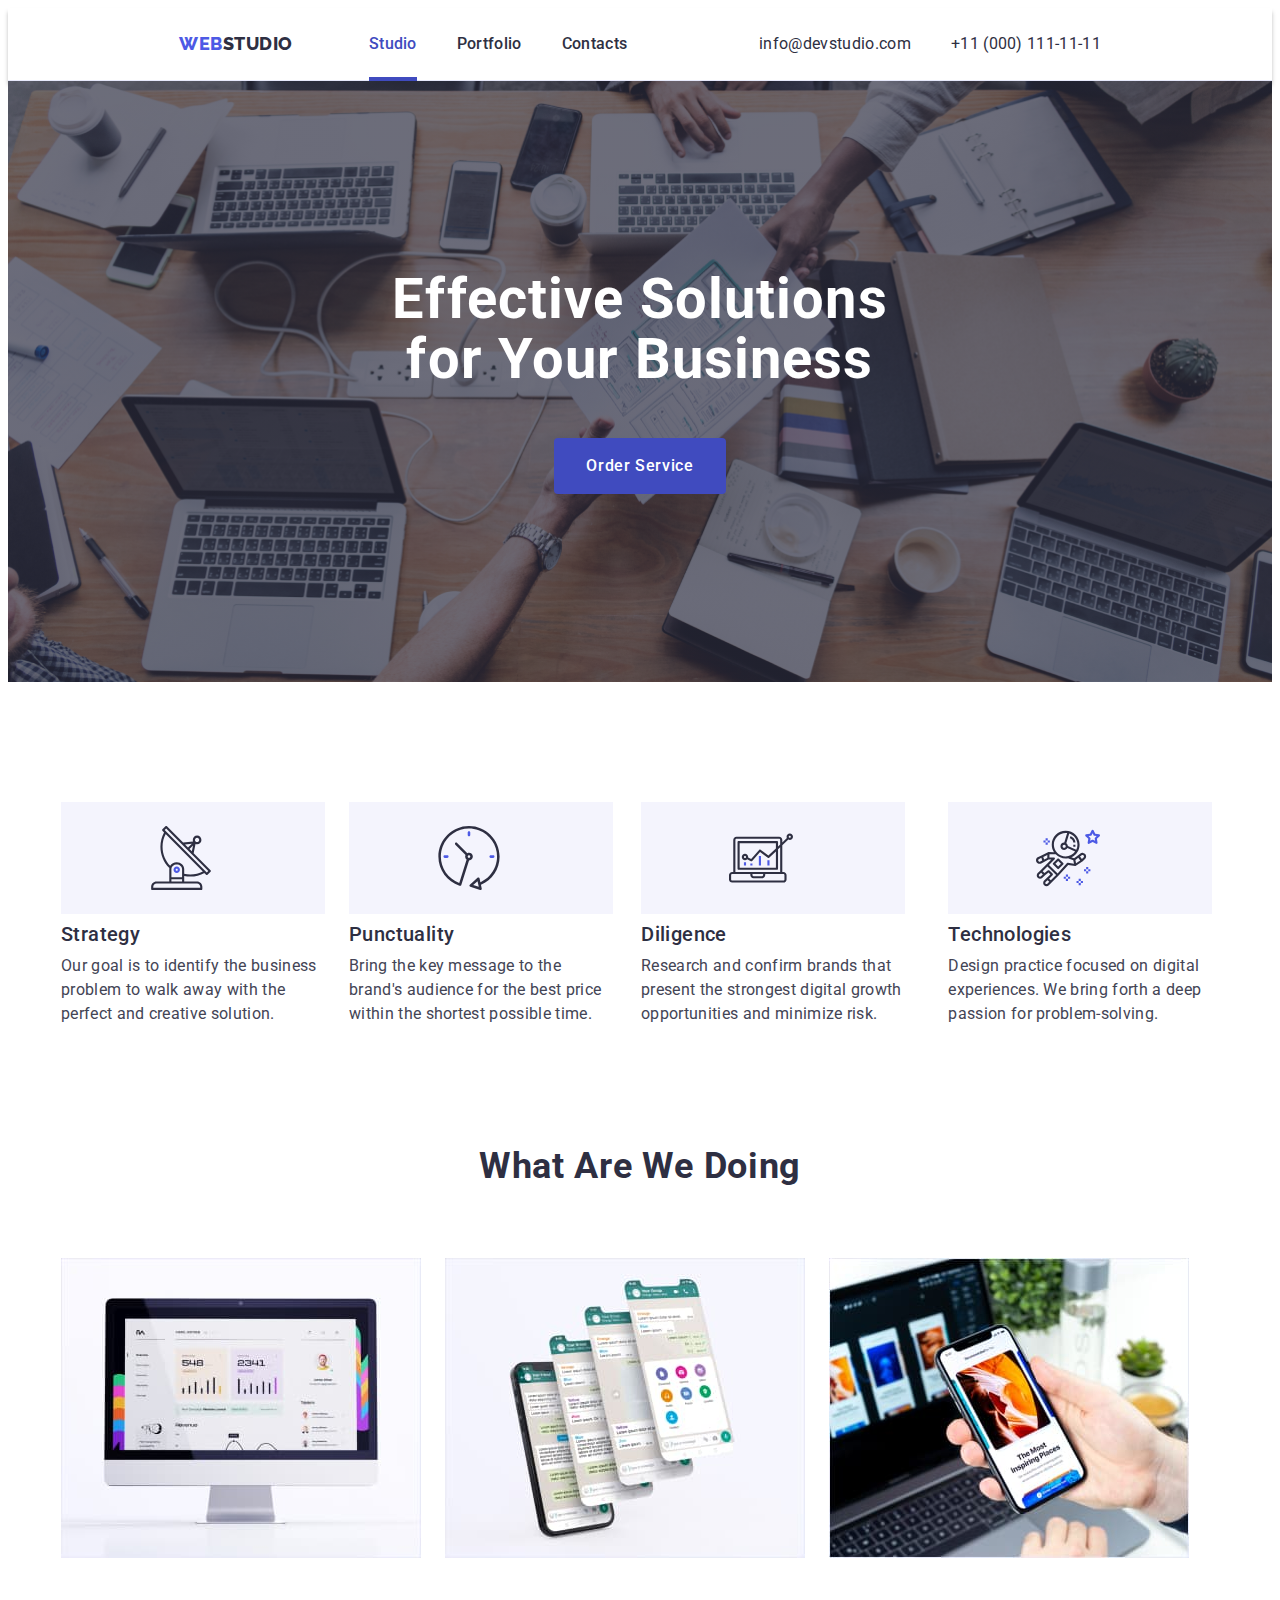
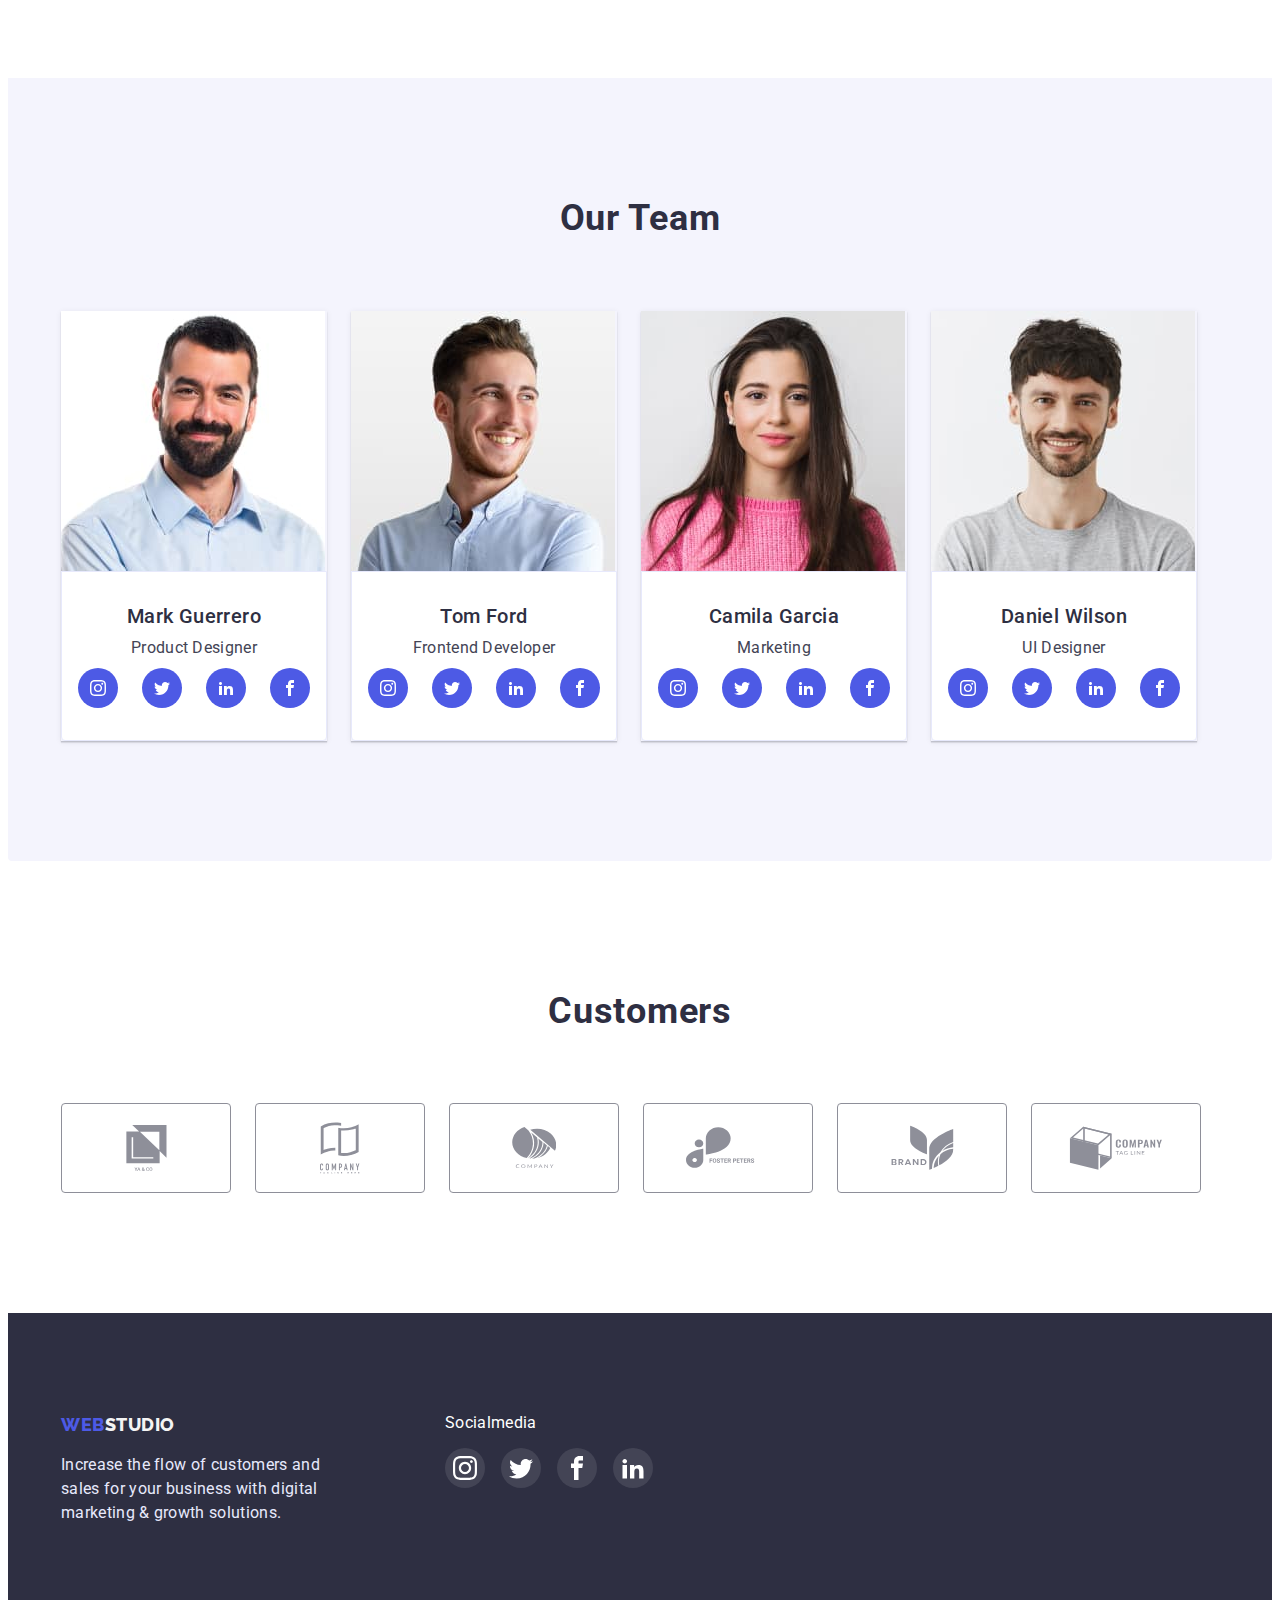
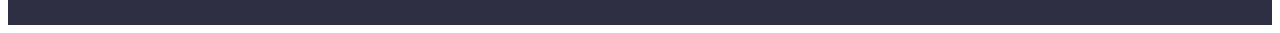
<file: index.html>
<!DOCTYPE html>
<html lang="en">
  <head>
    <meta charset="UTF-8" />
    <meta http-equiv="X-UA-Compatible" content="IE=edge" />
    <meta name="viewport" content="width=device-width, initial-scale=1.0" />
    <title>Web Studio &#128136;</title>
    <link
      rel="stylesheet"
      href="https://cdnjs.cloudflare.com/ajax/libs/modern-normalize/1.1.0/modern-normalize.min.css"
      integrity="sha512-wpPYUAdjBVSE4KJnH1VR1HeZfpl1ub8YT/NKx4PuQ5NmX2tKuGu6U/JRp5y+Y8XG2tV+wKQpNHVUX03MfMFn9Q=="
      crossorigin="anonymous"
      referrerpolicy="no-referrer"
    />
    <link
      href="https://fonts.googleapis.com/css2?family=Montserrat:wght@400;700&family=Raleway:wght@800&family=Roboto:wght@400;500;700&display=swap"
      rel="stylesheet"
    />

    <link rel="stylesheet" href="./css/style.css" />
  </head>
  <body>
    <header class="header">
      <div class="conteiner header-shine">
        <nav class="header-navigation">
          <a class="logo-web list" href="./index.html"
            >Web<span class="logo-studio list">Studio</span></a
          >
          <ul class="header-flex">
            <li class="link header-flow">
              <a class="list header-head active" href="./index.html">Studio</a>
            </li>
            <li class="link header-flow">
              <a class="list header-head" href="./portfolio.html">Portfolio</a>
            </li>
            <li class="link header-flow">
              <a class="list header-head " href="./index.html">Contacts</a>
            </li>
          </ul>
        </nav>
        <address>
          <ul class="link header-flex">
            <li>
              <a href="mailto:info@devstudio.com" class="header-link list header-hed"
                >info@devstudio.com</a
              >
            </li>
            <li>
              <a href="tel:+110001111111" class="header-link list header-head"
                >+11 (000) 111-11-11</a
              >
            </li>
          </ul>
        </address>
      </div>
    </header>
    <main>
      <!--section#1-->
      <section class="item">
        <div class="conteiner item-photo">
          <h1 class="item-text conteiner-head">
            Effective Solutions for Your Business
          </h1>
          <button
            class="item-button-title button-style item-cont-button"
            type="button" data-modal-open> Order Service
          </button>
        </div>
        </div>
        </div>
      </section>

      <!--Discription-section#2-->
      <section class="hero section">
        <div class="conteiner">
          <h2 class="visually-hidden">Advantage</h2>
          <ul class="hero-list link cont-hero">
            <li class="hero-item">
              <div class="hero-icon-shadow">
              <svg class="hero-icons" width="64" height="64">
                <use href="./images/icons.svg#icon-antenna-1-1"></use>
              </svg>
              </div>
              <h3 class="hero-name">Strategy</h3>
              <p class="hero-subtitle">
                Our goal is to identify the business problem to walk away with
                the perfect and creative solution.
              </p>
            </li>
            <li class="hero-item">
              <div class="hero-icon-shadow">
              <svg class="hero-icons" width="64" height="64">
                <use href="./images/icons.svg#icon-clock-1-1"></use>
              </svg>
              </div>
              <h3 class="hero-name">Punctuality</h3>
              <p class="hero-subtitle">
                Bring the key message to the brand's audience for the best price
                within the shortest possible time.
              </p>
            </li>

            <li class="hero-item">
              <div class="hero-icon-shadow">
              <svg class="hero-icons" width="64" height="64">
                <use href="./images/icons.svg#icon-diagram-1-1"></use>
              </svg>
              </div>
              <h3 class="hero-name">Diligence</h3>
              <p class="hero-subtitle">
                Research and confirm brands that present the strongest digital
                growth opportunities and minimize risk.
              </p>
            </li>

            <li class="hero-item">
              <div class="hero-icon-shadow">
              <svg class="hero-icons" width="64" height="64">
                <use href="./images/icons.svg#icon-astronaut-1-1"></use>
              </svg>
              </div>
              <h3 class="hero-name">Technologies</h3>

              <p class="hero-subtitle">
                Design practice focused on digital experiences. We bring forth a
                deep passion for problem-solving.
              </p>
            </li>
          </ul>
        </div>
      </section>
      <!--/Discription-section#2-->

      <!--Section#3-photo-->
      <section class="img">
        <div class="conteiner">
          <h2 class="pic cont-img">What are we doing</h2>
          <ul class="link images">
            <li class="images-shadow">
              <img src="./images/img-jpg-2.jpg" alt="screen" width="360" />
            </li>
            <li class="images-shadow">
              <img src="./images/img-jpg-1.jpg" alt="phone" width="360" />
            </li>
            <li class="images-shadow">
              <img
                src="./images/img-jpg-3.jpg"
                alt="hand with both"
                width="360"
              />
            </li>
          </ul>
        </div>
      </section>
      <!--/Section#3-photo-->

      <!--Team-Section#4-->
      <section class="team-section section">
        <div class="conteiner">
          <h2 class="team">Our Team</h2>
          <ul class="link card-conteiner">
            <li class="team-conteiner">
              <img src="./images/logo-img1.jpg" alt="PDesigner" width="264" />
              <div class="team-text">
                <h3 class="team-name">Mark Guerrero</h3>
                <p class="team-quote">Product Designer</p>
                <ul class="team-social-list list link">
                  <li class="team-social-item">
                    <a href="" class="team-social-link">
                      <svg class="team-social-icon" width="16" height="16">
                        <use href="./images/icons.svg#icon-instagram"></use>
                      </svg>
                    </a>
                  </li>
                  <li class="team-social-item">
                    <a href="" class="team-social-link link">
                      <svg class="team-social-icon" width="16" height="16">
                        <use href="./images/icons.svg#icon-twitter"></use>
                      </svg>
                    </a>
                  </li>
                  <li class="team-social-item">
                    <a href="" class="team-social-link link">
                      <svg class="team-social-icon" width="16" height="16">
                        <use href="./images/icons.svg#icon-linkedin2"></use>
                      </svg>
                    </a>
                  </li>
                  <li class="team-social-item">
                    <a href="" class="team-social-link link">
                      <svg class="team-social-icon" width="16" height="16">
                        <use href="./images/icons.svg#icon-facebook"></use>
                      </svg>
                    </a>
                  </li>
                </ul>
              </div>
            </li>
            <li class="team-conteiner">
              <img src="./images/logo-img2.jpg" alt="frontend" width="264" />
              <div class="team-text">
                <h3 class="team-name">Tom Ford</h3>
                <p class="team-quote">Frontend Developer</p>
                <ul class="team-social-list list link">
                  <li class="team-social-item">
                    <a href="" class="team-social-link link">
                      <svg class="team-social-icon" width="16" height="16">
                        <use href="./images/icons.svg#icon-instagram"></use>
                      </svg>
                    </a>
                  </li>
                  <li class="team-social-item">
                    <a href="" class="team-social-link link">
                      <svg class="team-social-icon" width="16" height="16">
                        <use href="./images/icons.svg#icon-twitter"></use>
                      </svg>
                    </a>
                  </li>
                  <li class="team-social-item">
                    <a href="" class="team-social-link link">
                      <svg class="team-social-icon" width="16" height="16">
                        <use href="./images/icons.svg#icon-linkedin2"></use>
                      </svg>
                    </a>
                  </li>
                  <li class="team-social-item">
                    <a href="" class="team-social-link link">
                      <svg class="team-social-icon" width="16" height="16">
                        <use href="./images/icons.svg#icon-facebook"></use>
                      </svg>
                    </a>
                  </li>
                </ul>
              </div>
            </li>
            <li class="team-conteiner">
              <img src="./images/logo-img3.jpg" alt="Marketing" width="264" />
              <div class="team-text">
                <h3 class="team-name">Camila Garcia</h3>
                <p class="team-quote">Marketing</p>
                <ul class="team-social-list list link">
                  <li class="team-social-item">
                    <a href="" class="team-social-link link">
                      <svg class="team-social-icon" width="16" height="16">
                        <use href="./images/icons.svg#icon-instagram"></use>
                      </svg>
                    </a>
                  </li>
                  <li class="team-social-item">
                    <a href="" class="team-social-link link">
                      <svg class="team-social-icon" width="16" height="16">
                        <use href="./images/icons.svg#icon-twitter"></use>
                      </svg>
                    </a>
                  </li>
                  <li class="team-social-item">
                    <a href="" class="team-social-link link">
                      <svg class="team-social-icon" width="16" height="16">
                        <use href="./images/icons.svg#icon-linkedin2"></use>
                      </svg>
                    </a>
                  </li>
                  <li class="team-social-item">
                    <a href="" class="team-social-link link">
                      <svg class="team-social-icon" width="16" height="16">
                        <use href="./images/icons.svg#icon-facebook"></use>
                      </svg>
                    </a>
                  </li>
                </ul>
              </div>
            </li>
            <li class="team-conteiner">
              <img src="./images/logo-img4.jpg" alt="UI" width="264" />
              <div class="team-text">
                <h3 class="team-name">Daniel Wilson</h3>
                <p class="team-quote">UI Designer</p>
                <ul class="team-social-list list link">
                  <li class="team-social-item">
                    <a href="" class="team-social-link link">
                      <svg class="team-social-icon" width="16" height="16">
                        <use href="./images/icons.svg#icon-instagram"></use>
                      </svg>
                    </a>
                  </li>
                  <li class="team-social-item">
                    <a href="" class="team-social-link link">
                      <svg class="team-social-icon" width="16" height="16">
                        <use href="./images/icons.svg#icon-twitter"></use>
                      </svg>
                    </a>
                  </li>
                  <li class="team-social-item">
                    <a href="" class="team-social-link link">
                      <svg class="team-social-icon" width="16" height="16">
                        <use href="./images/icons.svg#icon-linkedin2"></use>
                      </svg>
                    </a>
                  </li>
                  <li class="team-social-item">
                    <a href="" class="team-social-link link">
                      <svg class="team-social-icon" width="16" height="16">
                        <use href="./images/icons.svg#icon-facebook"></use>
                      </svg>
                    </a>
                  </li>
                </ul>
              </div>
            </li>
          </ul>
        </div>
      </section>
      <!--/Team-Section#4-->
      <!--Customers-->
<section class="cuctomers">
  <div class="conteiner">
      <h2 class="custom-name">Customers</h2>
        <ul class="custom-list">
          <li class="custom-item link">
            <a class="custom-link">
            <svg class="custom-icon" width="41" height="46">
              <use href="./images/icons..svg#icon-group-6-1"></use>
            </svg>
          </a>
          </li>
          <li class="custom-item link">
            <a class="custom-link">
            <svg class="custom-icon" width="40" height="52">
              <use href="./images/icons..svg#icon-group-1-1"></use>
            </svg>
          </a>
          </li>
          <li class="custom-item link">
            <a class="custom-link">
            <svg class="custom-icon" width="44" height="41">
              <use href="./images/icons..svg#icon-group-2-1"></use>
            </svg>
          </a>
          </li>
          <li class="custom-item link">
            <a class="custom-link">
            <svg class="custom-icon" width="84" height="41">
              <use href="./images/icons..svg#icon-group-3-1"></use>
            </svg>
          </a>
          </li>
          <li class="custom-item link">
           <a class="custom-link">
            <svg class="custom-icon" width="63" height="45">
              <use href="./images/icons..svg#icon-group-4-1"></use>
            </svg>
          </a>
          </li>
          <li class="custom-item link">
            <a class="custom-link">
            <svg class="custom-icon" width="94" height="44">
              <use href="./images/icons..svg#icon-group-5-1"></use>
            </svg>
          </a>
          </li>
        </ul>
        </div>
      </section>
    </main>
    <!--TheEnd-->
    <footer class="footer">
      <div class="conteiner">
        <div class="footer-website">
        <a class="logo-web list" href="./index.html"
          >Web<span class="logo-color list">Studio</span></a
        >
        <p class="notes">
          Increase the flow of customers and sales for your business with
          digital marketing & growth solutions.
        </p>
</div>
<div class="footer-socialmedia">
 <p class="socialmedia">Socialmedia</p>
        <ul class="footer-social-list link"> 
          <li class="footer-social-item">
            <a href="#" class="footer-social-link link">
              <svg class="footer-link" width="24" height="24">
                <use href="./images/icons.svg#icon-instagram"></use>
              </svg>
            </a>
          </li>
          <li class="footer-social-item">
            <a href="#" class="footer-social-link link">
              <svg class="footer-link" width="24" height="24">
                <use href="./images/icons.svg#icon-twitter"></use>
              </svg>
            </a>
          </li>
          <li class="footer-social-item">
            <a href="#" class="footer-social-link link">
              <svg class="footer-link" width="24" height="24">
                <use href="./images/icons.svg#icon-facebook"></use>
              </svg>
            </a>
          </li>
          <li class="footer-social-item">
            <a href="#" class="footer-social-link link">
              <svg class="footer-link" width="24" height="24">
                <use href="./images/icons.svg#icon-linkedin2"></use>
              </svg>
            </a>
          </li>
          </ul>
          </div>
      </div>
    </footer>
    <div class="backdrop is-hidden" data-modal>
      <div class="modal">
      <button
        class="modal-close-button"
        type="button" data-modal-close>
        <svg class="modal-close-btn-icon" width="8" height="8">
          <use href="./images/icons.svg#icon-close-black-18dp-2-1"></use>
        </svg>
       
      </button>
    <script src="./js/modal.js"></script>
  </body>
</html>
</file>
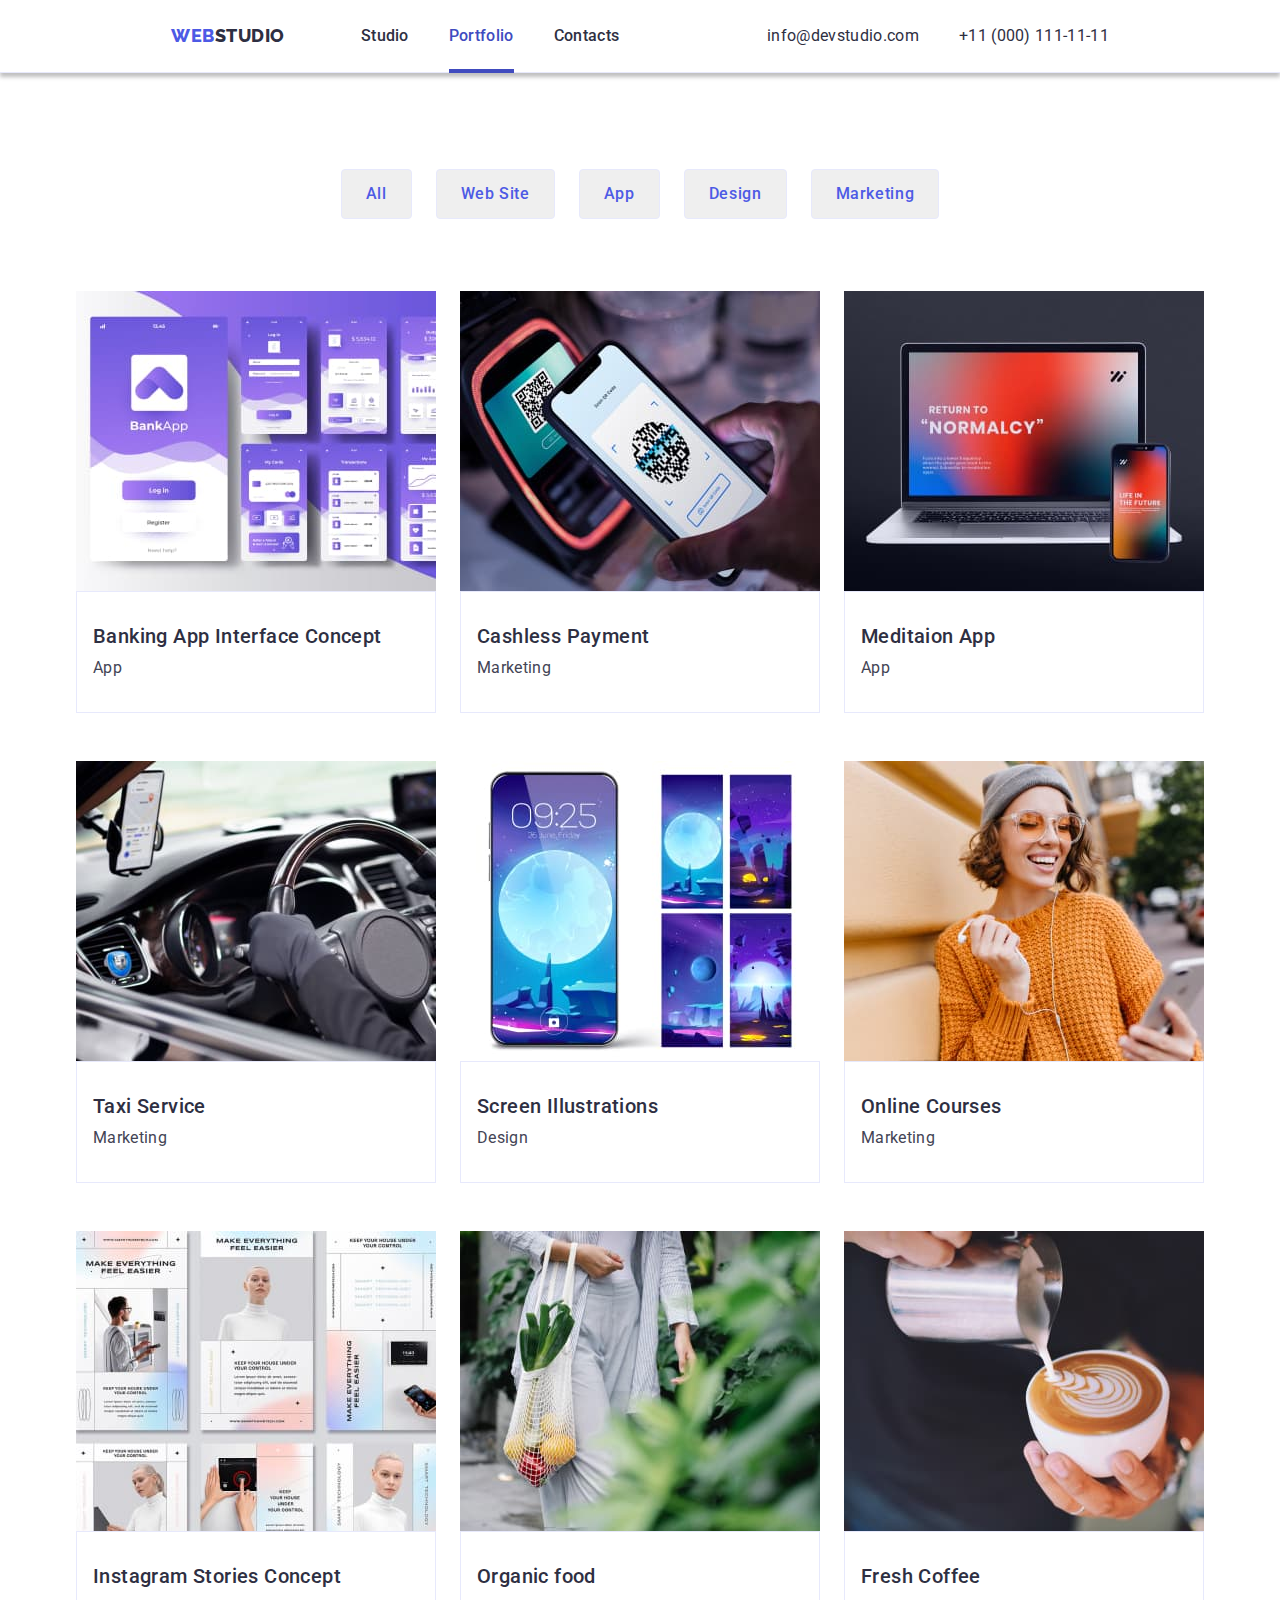
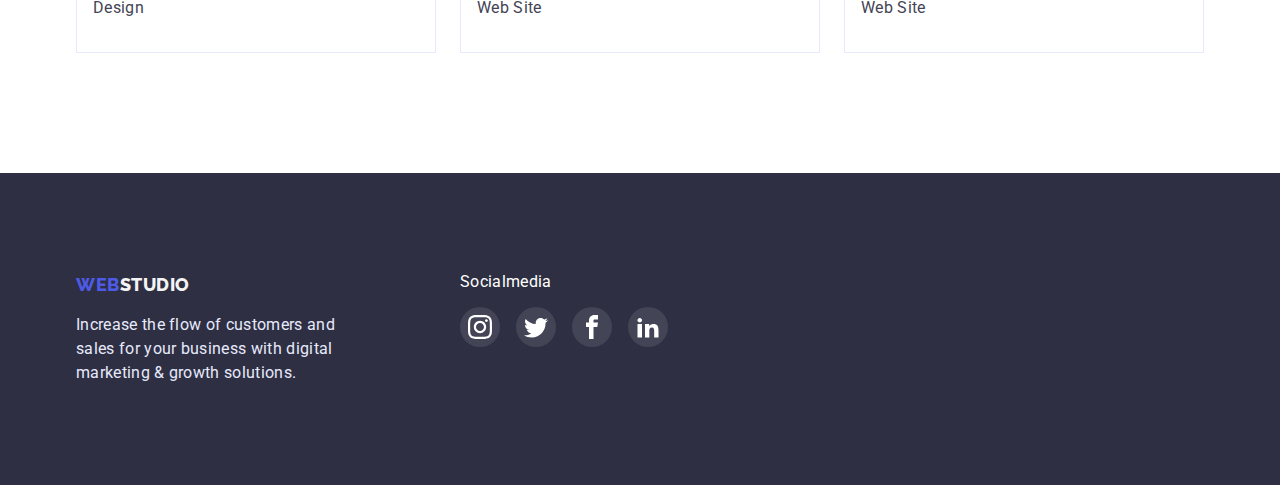
<file: portfolio.html>
<!DOCTYPE html>
<html lang="en">
  <head>
    <meta charset="UTF-8" />
    <meta http-equiv="X-UA-Compatible" content="IE=edge" />
    <meta name="viewport" content="width=device-width, initial-scale=1.0" />
    <title>Portfolio</title>
    <link href="https://fonts.googleapis.com/css2?700&family=Raleway:wght@800&family=Roboto:wght@400;500;700&display=swap" rel="stylesheet">
    <link rel="stylesheet" href="https://cdn.jsdelivr.net/npm/modern-normalize@1.1.0/modern-normalize.min.css">
    <link rel="stylesheet" href="./css/style.css" />
    
  </head>
  <body>
    <header class="header">
      <div class="conteiner">
      <nav class="header-navigation">
        <a class="logo-web list" href="./index.html"
          >Web<span class="logo-studio list">Studio</span></a
        >
        <ul class="header-flex">
          <li class="header-item link">
            <a class="list header-head" href="./index.html">Studio</a>
          </li>
          <li class="header-item link">
            <a class="list header-head active" href="./portfolio.html">Portfolio</a>
          </li>
          <li class="header-item link">
            <a class="list header-head" href="./portfolio.html">Contacts</a>
          </li>
        </ul>
      </nav>
      <address>
        <ul class="link header-flex">
          <li>
            <a href="mailto:info@devstudio.com" class="header-link list header-head"
              >info@devstudio.com</a
            >
          </li>
          <li>
            <a href="tel:+110001111111" class="header-link list header-head"
              >+11 (000) 111-11-11</a
            >
          </li>
        </ul>
      </div>
      </address>
    </header>

    
    <!--SectionNavigation-->
    <main>
        <section class="button-cont section">
          <div class="conteiner">
            <h1 class="visually-hidden">Portfolio</h1>
          <ul class="link button-list">
            <li type="button">
              <button class="button-link btn list">All</button>
            </li>
            <li type="button">
              <button class="button-link btn list">Web Site</button>
            </li>
            <li type="button">
              <button class="button-link btn list">App</button>
            </li>
            <li type="button">
              <button class="button-link btn list">Design</button>
            </li>
            <li type="button">
              <button class="button-link btn list">Marketing</button>
            </li>
          </ul>
       
        <ul class="link images-cont">
          <li class="images-border">
            <a href="#" class="list images-shadow">
              <div class="images-shadow-overlay">
              <img
                src="./images/img1.web.jpg.jpg"
                alt="web"
                width="360"
                height="300"
              />
              <p class="overlay">14 Stylish and User-Friendly App Design Concepts · Task Manager App · Calorie Tracker App · Exotic Fruit Ecommerce App · Cloud Storage App</p>
            </div>
              <div class="images-text-cont">
              <h2 class="text">Banking App Interface Concept</h2>
              <p class="text-title">App</p>
          </div>
        </a>
          </li>
          <li class="images-border">
            <a href="#" class="list images-shadow">
              <div class="images-shadow-overlay">
              <img
                src="./images/img2.quarcode.jpg.jpg"
                alt="quarcode"
                width="360"
                height="300"
              />
              <p class="overlay">14 Stylish and User-Friendly App Design Concepts · Task Manager App · Calorie Tracker App · Exotic Fruit Ecommerce App · Cloud Storage App</p>
            </div>
              <div class="images-text-cont">
              <h2 class="text">Cashless Payment</h2>
              <p class="text-title">Marketing</p>
          </div>
        </a>
          </li>
          <li class="images-border">
            <a href="#" class="list images-shadow">
              <div class="images-shadow-overlay">
              <img
                src="./images/img3.laptop.jpg.jpg"
                alt="laptop"
                width="360"
                height="300"
              />
              <p class="overlay">14 Stylish and User-Friendly App Design Concepts · Task Manager App · Calorie Tracker App · Exotic Fruit Ecommerce App · Cloud Storage App</p>
            </div>
              <div class="images-text-cont">
              <h2 class="text">Meditaion App</h2>
              <p class="text-title">App</p>
          </div>
        </a>
          </li>
          <li class="images-border">
            <a href="#" class="list images-shadow">
              <div class="images-shadow-overlay">
              <img
                src="./images/img4.car.jpg.jpg"
                alt="car"
                width="360"
                height="300"
              />
              <p class="overlay">14 Stylish and User-Friendly App Design Concepts · Task Manager App · Calorie Tracker App · Exotic Fruit Ecommerce App · Cloud Storage App</p>
            </div>
              <div class="images-text-cont">
              <h2 class="text">Taxi Service</h2>
              <p class="text-title">Marketing</p>
          </div>
        </a>
          </li>
          <li class="images-border">
            <a href="#" class="list images-shadow">
              <div class="images-shadow-overlay">
              <img
                src="./images/img5.phone.jpg.jpg"
                alt="phone"
                width="360"
                height="300"
              />
              <p class="overlay">14 Stylish and User-Friendly App Design Concepts · Task Manager App · Calorie Tracker App · Exotic Fruit Ecommerce App · Cloud Storage App</p>
            </div>
              <div class="images-text-cont">
              <h2 class="text">Screen Illustrations</h2>
              <p class="text-title">Design</p>
          </div>
        </a>
          </li>
          <li class="images-border">
            <a href="#" class="list images-shadow">
              <div class="images-shadow-overlay">
              <img
                src="./images/img6.girl.jpg.jpg"
                alt="girl"
                width="360"
                height="300"
              />
              <p class="overlay">14 Stylish and User-Friendly App Design Concepts · Task Manager App · Calorie Tracker App · Exotic Fruit Ecommerce App · Cloud Storage App</p>
            </div>
              <div class="images-text-cont">
              <h2 class="text">Online Courses</h2>
              <p class="text-title">Marketing</p>
          </div>
        </a>
          </li>
          <li class="images-border">
            <a href="#" class="list images-shadow">
              <div class="images-shadow-overlay">
              <img
                src="./images/img7.maket.jpg.jpg"
                alt="maket"
                width="360"
                height="300"
              />
              <p class="overlay">14 Stylish and User-Friendly App Design Concepts · Task Manager App · Calorie Tracker App · Exotic Fruit Ecommerce App · Cloud Storage App</p>
            </div>
              <div class="images-text-cont">
              <h2 class="text">Instagram Stories Concept</h2>
              <p class="text-title">Design</p>
          </div>
        </a>
          </li>
          <li class="images-border">
            <a href="#" class="list images-shadow">
              <div class="images-shadow-overlay">
              <img
                src="./images/img8.net.jpg.jpg"
                alt="net"
                width="360"
                height="300"
              />
              <p class="overlay">14 Stylish and User-Friendly App Design Concepts · Task Manager App · Calorie Tracker App · Exotic Fruit Ecommerce App · Cloud Storage App</p>
            </div>
              <div class="images-text-cont">
              <h2 class="text">Organic food</h2>
              <p class="text-title">Web Site</p>
          </div>
        </a>
          </li>
          <li class="images-border">
            <a href="#" class="list images-shadow">
              <div class="images-shadow-overlay">
              <img
                src="./images/img9.coffee.jpg.jpg"
                alt="coffee"
                width="360"
                height="300"
              />
              <p class="overlay">14 Stylish and User-Friendly App Design Concepts · Task Manager App · Calorie Tracker App · Exotic Fruit Ecommerce App · Cloud Storage App</p>
            </div>
              <div class="images-text-cont">
              <h2 class="text">Fresh Coffee</h2>
              <p class="text-title">Web Site</p>
          </div>
        </a>
          </li>
        </ul>
      </div>
      </section>
    </main>
    <footer>
      <div class="conteiner">
        <div class="footer-cont">
      <a class="logo-web list" href="./index.html"
        >Web<span class="logo-color list">Studio</span></a
      >
      <p class="notes">
        Increase the flow of customers and sales for your business with digital
        marketing & growth solutions.
      </p>
    </div>
    <div class="footer-socialmedia">
 <p class="socialmedia">Socialmedia</p>
        <ul class="footer-social-list link"> 
          <li class="footer-social-item">
            <a href="#" class="footer-social-link link">
              <svg class="footer-link" width="24" height="24">
                <use href="./images/icons.svg#icon-instagram"></use>
              </svg>
            </a>
          </li>
          <li class="footer-social-item">
            <a href="#" class="footer-social-link link">
              <svg class="footer-link" width="24" height="24">
                <use href="./images/icons.svg#icon-twitter"></use>
              </svg>
            </a>
          </li>
          <li class="footer-social-item">
            <a href="#" class="footer-social-link link">
              <svg class="footer-link" width="24" height="24">
                <use href="./images/icons.svg#icon-facebook"></use>
              </svg>
            </a>
          </li>
          <li class="footer-social-item">
            <a href="#" class="footer-social-link link">
              <svg class="footer-link" width="24" height="24">
                <use href="./images/icons.svg#icon-linkedin2"></use>
              </svg>
            </a>
          </li>
          </ul>
          </div>
    </div>
    </footer>
    <script src="./js/modal.js"></script>
  </body>
</html>
</file>
<file: css/style.css>
:root {
  --main-title-color: #2e2f42;
  --secondary-title-color: #434455;
  --accent-color: #f4f4f4;
  --thirdary-title-color: #ffffff;
  --fourdary-title-color: #e7e9fc;
  --back-color-title: #4d5ae5;
  --background-color: #404bbf;
  --secondary-font: "Raleway", sans-serif;
  --basic-size: 24px;
  --background-secondary-color: #f4f4fd;
  --basic-space: 120px;
  --transition-duraction-and-func: 250ms cubic-bezier(0.4, 0, 0.2, 1);
}

h1,
h2,
h3,
h4,
h5,
h6,
p {
  margin: 0;
}
ul {
  margin: 0;
  padding: 0;
}
.conteiner {
  width: 1158px;
  margin: 0 auto;
  padding: 0 15px;
}
img {
  display: block;
  max-width: 100%;
  height: auto;
}

body {
  font-family: "Roboto", sans-serif;
  color: var(--main-title-color);
  background: var(--thirdary-title-color);
  
  
}
.link {
  list-style: none;
}
.list {
  text-decoration: none;
}

.button-title:hover,
.button-title:focus {
  background: var(--background-color);
  
}


.visually-hidden {
  position: absolute;
  width: 1px;
  height: 1px;
  margin: -1px;
  border: 0;
  padding: 0;
  white-space: nowrap;
  clip-path: inset(100%);
  clip: rect(0 0 0 0);
  overflow: hidden;
  
}
.section {
  padding-top: var(--basic-space);
  padding-bottom: var(--basic-space);
}
/*------Head------*/
.header {
  padding: 24px 156px;
  display: flex;
  border-bottom: solid 1px var(--fourdary-title-color);
   box-shadow: 0px 4px 4px rgba(0, 0, 0, 0.25);
   
}
.header-shine {

}
.header-flex {
  display: flex;
  gap: 40px;
  margin-left: 76px; 
 color: #434455;
}

.header .conteiner { 
  display: flex; 
}
.conteiner-head {
  margin-bottom: 48px;
  border: transparent;
}
.header-head.active::after {
  content:"";
  width: 100%;
height: 4px;
background-color: var(--background-color);
display: block;
position: absolute;
bottom: -28px;
left: 0;
}
.header-head.active {
  color:var(--background-color);
 
}
.header-flow {
 
}

.logo-studio {
  font-family: var(--secondary-font);
  font-weight: 800;
  font-size: 18px;
  line-height: 1.33;
  letter-spacing: 0.03em;
  text-transform: uppercase;
  color: var(--main-title-color);
}

.logo-web {
  font-family: var(--secondary-font);
  letter-spacing: 0.03em;
  text-transform: uppercase;
  color: var(--back-color-title);
  font-weight: 800;
  font-size: 18px;
  line-height: 1.33;
}

.header-navigation {
  padding: var(--basic-size), 156px;
  display: flex;
  align-items: center;
}
.header-head:hover,
.header-head:focus {
  color: var(--background-color);
}
.header-link:hover,
.header-link:focus {
  color: var(--background-color);
}
address {
  margin-left: auto;
}
.header-head {
  font-weight: 500;
  font-size: 16px;
  line-height: 1.5;
  letter-spacing: 0.02em;
  color: var(--main-title-color);
  position: relative;
  transition: color var(--transition-duraction-and-func);
}

.header-link {
  font-style: normal;
  font-weight: 400;
  font-size: 16px;
  line-height: 1.5;
  letter-spacing: 0.02em;
  color: var(--main-title-color);
  align-items: flex-end;
}

.item {
  background: var(--main-title-color);
  margin-left: auto;
  margin-right: auto;
   text-align: center;
   padding: 188px 0;
   max-width: 1440px;
}
.item {
  background-color: #2E2F42 ;
  background-image: linear-gradient(rgba(46, 47, 66, 0.7), rgba(46, 47, 66, 0.7)),
  url(../images/hero-image.jpg);
   background-size: cover;
     background-position: center;
  background-repeat: no-repeat;
   margin-left: auto;
   margin-right: auto;
    padding: 188px 0;
   max-width: 1440px;
}
.item-photo {
 
}
.item-text {
  font-size: 56px;
  line-height: 1.08;
  letter-spacing: 0.02em;
  color: var(--thirdary-title-color);
  width: 496px;
  margin: 0 auto;
  margin-bottom: 48px;
  
}
.item-button-title {
  font-family: inherit;
  font-weight: 500;
  font-size: 16px;
  line-height: 1.5;
  letter-spacing: 0.04em;
  color: var(--thirdary-title-color);
  text-align: center;
  padding: 16px 32px;
  border:transparent;
  cursor: pointer;
  border-radius: 4px;
}

.cont-btn {
 max-width: 169px;
 border-radius: 4px;
  display: flex;
box-sizing: content-box;
align-items: center;
padding: 16px 32px;
margin: 0 635px;
}
.button-style {
  background: var(--background-color);
  transition: color var(--transition-duraction-and-func), background-color var(--transition-duraction-and-func);
}
.button-style:hover {
  background: var(--back-color-title);
  box-shadow: (0px 4px 4px rgba(0, 0, 0, 0.25));
  transform: var(--transition-duraction-and-func);
}

/*------Hero------*/

.hero-section {
 
}
.cont-hero {
 display: flex;
  gap: var(--basic-size);
  
}
.hero-name {
  font-weight: 500;
  font-size: 20px;
  line-height: 1.2;
  letter-spacing: 0.02em;
  color: var(--main-title-color);
  text-decoration: none;
  margin-bottom: 8px;
}
 
.hero-list {
}
.hero-item {
  flex-wrap: wrap;
  
}
.hero-icon-shadow {
  width: 264px;
  height: 112px;
  display: flex;
  justify-content: center;
  background-color: var(--background-secondary-color);
  margin-bottom: 8px;
  align-items: center;
}

.hero-icons {
  box-sizing: border-box;
 margin-right: 24px;
}
.hero-subtitle {
  font-weight: 400;
  font-size: 16px;
  line-height: 1.5;
  letter-spacing: 0.02em;
  color: var(--secondary-title-color);
 
}
.pic {
  font-size: 36px;
  line-height: 1.12;
  letter-spacing: 0.02em;
  text-transform: capitalize;
  color: var(--main-title-color);
  padding-top: 0;
}
.cont-img {
margin-bottom: 72px;
 text-align: center;
 
}
.photo-conteiner {
display: flex;
}
.images {
  display: flex;
  gap: var(--basic-size);
border-style: 1px solid #000000;
}

.img {
 padding-top: 0;
 padding-bottom: var(--basic-space);
}

/*------Team------*/
.team {
  font-size: 36px;
  line-height: 1.12;
  letter-spacing: 0.02em;
  text-transform: capitalize;
  color: var(--main-title-color);
text-align: center;
margin-bottom: 72px;
 
}
.team-section {
  background-color: var(--background-secondary-color);
  padding: var(--basic-space) 0;
border-radius: 0px 0px 4px 4px;
}
.team-text {
  padding: 32px 16px;
  text-align: center;
  border-radius: 0px 0px 4px 4px;
border: 1px solid var(--fourdary-title-color);
background: var(--thirdary-title-color);
border-radius: 0px 0px 4px 4px;
}
.team-name {
  font-weight: 500;
  font-size: 20px;
  line-height: 1.2;
  letter-spacing: 0.02em;
  color: var(--main-title-color);
 margin-bottom: 8px;
}
.team-quote {
  font-weight: 400;
  font-size: 16px;
  line-height: 1.5;
  letter-spacing: 0.02em;
  color: var(--secondary-title-color);
  margin-bottom: 8px;
}
.team-social-list {
  display: flex;
  gap: 24px;
}

.team-social-item {
  width: 40px;
  height: 40px;
  
}
.team-social-link {
  display: flex;
  justify-content: center;
  align-items: center;
  width: 100%;
  height: 100%;
  border-radius: 50%;
  background-color: var(--back-color-title);
  
}
.team-social-link:is(:hover, :focus) {
 color: var(--background-secondary-color) ;
 background-color : var(--background-color);
  
}
 .team-social-icon {
  fill: var(--thirdary-title-color);
}
.team-conteiner {
padding-right: var(--basic-margin);
box-shadow: 0px 1px 6px rgba(46, 47, 66, 0.08), 0px 1px 1px rgba(46, 47, 66, 0.16), 0px 2px 1px rgba(46, 47, 66, 0.08);
}
.card-conteiner {
  display: flex;
gap: var(--basic-size);

}
/*----Customers----*/
.cuctomers {
  padding-top: 130px;
  padding-bottom: 120px;
}
.custom-link:is(:hover, :focus){
  color: var(--background-color);
  border-color: var(--background-color);
}
.custom-link {
  flex-wrap: wrap;
  justify-content: center;
  border-radius: 4px;
  width: 168px;
  height: 88px;
  display: flex;
  align-items: center;
  border: 1px solid #8E8F99;
  color: #8E8F99;
  transition: color var(--transition-duraction-and-func), border-color var(--transition-duraction-and-func);
}

.custom-item {
 
}
.custom-name {
  font-size: 36px;
line-height: 40px;
text-align: center;
letter-spacing: 0.02em;
text-transform: capitalize;
margin-bottom: 72px;
}
.custom-list {
  display: flex;
  gap: var(--basic-size);
flex-direction: row;
align-items: flex-start;
padding: 0px;
}
.custom-icon {
  box-sizing: border-box;
  fill: currentColor;
}
/*------Footer------*/
footer {
  background: var(--main-title-color);
  padding: 100px 0;
}
footer .conteiner {
display: flex;
}

.logo-color {
  font-family: var(--secondary-font);
  font-weight: 800;
  font-size: 18px;
  line-height: 1.17;
  letter-spacing: 0.03em;
  text-transform: uppercase;
  color: var(--accent-color);
}
.notes {
  font-weight: 400;
  font-size: 16px;
  line-height: 1.5;
  letter-spacing: 0.02em;
  color: var(--fourdary-title-color);
  width: 264px;
  margin-top: 16px;
}
.footer-social-item {
width: 40px;
height: 40px;
margin-right: 16px;
}

.footer-link {
  fill: var(--thirdary-title-color);
flex-grow: 1;
}
.footer-socialmedia  {
 margin-left: 120px;

}
.footer-website {

}
.footer-social-link {
   display: flex;
  align-items: center;
  justify-content: center;
  width: 100%;
  height: 100%;
  border-radius: 50%;
  background: rgba(255, 255, 255, 0.1);
}

.footer-social-link:is(:hover, :focus) {
background-color: #31D0AA;
}
.footer-social-list {
  display: flex;
  justify-content: center;
  border-radius: 50%;
 
}
.socialmedia {
  letter-spacing: 0.02em;
color: #FFFFFF;
margin-bottom: 16px;
}

/*----Button-Portfolio----*/
.button-cont {
  padding-top: 96px;
  padding-bottom: var(--basic-space);
}
.button-link:hover,
.button-link:focus {
  color: var(--thirdary-title-color);
  background: var(--background-color);
  box-shadow: 0px 4px 4px rgba(0, 0, 0, 0.25), 0px 4px 4px rgba(0, 0, 0, 0.25);
}
.button-list {
display: flex;
gap: var(--basic-size);
 margin: auto;
border:transparent;
cursor: pointer;
margin-bottom: 72px;
}

.button-cont .conteiner {
  display: flex;
  flex-wrap: wrap;
}
.button-link {
}
.btn {
  font-weight: 500;
  font-size: 16px;
  line-height: 1.5;
  letter-spacing: 0.04em;
  color: var(--back-color-title);
  justify-content: center;
padding: 12px var(--basic-size);
box-sizing: border-box;
border-radius: 4px;
order: 1;
border: 1px solid var(--fourdary-title-color);
transition: color var(--transition-duraction-and-func), background-color var(--transition-duraction-and-func), box-shadow var(--transition-duraction-and-func);
}
/*----Images-portfolio----*/
.images-cont {
  display: flex;
  gap:48px  var(--basic-size);
  flex-wrap: wrap;
 
}
.text {
  font-weight: 500;
  font-size: 20px;
  line-height: 1.2;
  letter-spacing: 0.02em;
  color: var(--main-title-color);
}
.text-title {
  font-weight: 400;
  font-size: 16px;
  line-height: 1.5;
  letter-spacing: 0.02em;
  color: var(--secondary-title-color);
  margin-top: 8px;
}
.images-text-cont {
  background: var(--thirdary-title-color);
  border: 1px solid var(--fourdary-title-color);
  padding: 32px 16px;
}

.images-border {
display: block;
}
.images-shadow:hover .overlay, 
.images-shadow:focus .overlay{
transform: translate(0, 0);
}
img {
  display: block;
  max-width: 100%;
  height: auto;
}
.images-shadow-overlay {
  position: relative;
  display: block;
  overflow: hidden;
}
.image-shadow {
 
}
.images-shadow:is(:hover, :focus){
  display: block;
  box-shadow: 0px 1px 6px rgba(46, 47, 66, 0.08), 0px 1px 1px rgba(46, 47, 66, 0.16), 0px 2px 1px rgba(46, 47, 66, 0.08);
  }
.overlay {
  background-color: var(--back-color-title);
  color: #F4F4FD;
position: absolute;
letter-spacing: 0.02em;
padding-top: 40px;
padding-left: 32px;
width: 100%;
height: 100%;
display: block;
left: 0;
top: 0;
transform: translate(0, 100%);
transition: transform var(--transition-duraction-and-func);
}
/*-----Modal Window-----*/
.backdrop {
position: fixed;
left: 0;
top: 0;
z-index: 100;
width: 100%;
height: 100%;
background-color: rgba(46, 47, 66, 0.4);
transition: opacity var(--transition-duraction-and-func), visibility var(--transition-duraction-and-func);
}
.backdrop.is-hidden {
  opacity: 0;
  visibility: hidden;
  pointer-events: none;
}
.modal {
  position: absolute;
  top: 50%;
  left: 50%;
 transform: translate(-50%, -50%) scale(1);
  width: 408px;
  height: 576px;
  background-color: #fcfcfc;
}
  .modal-close-button {
    position: absolute;
    display: flex;
    justify-content: center;
    align-items: center;
    border-color: var(--fourdary-title-color);
    top: 20px;
    right: 20px;
    width: 24px;
    height: 24px;
    border-radius: 50%;
    border: 1px solid var(--fourdary-title-color);
    box-shadow: (0px 4px 4px rgba(0, 0, 0, 0.25));
padding: 0;
transition: border-color var(--transition-duraction-and-func);
transition-property: transform;
  }
.modal-close-btn-icon {
  transition: fill var(--transition-duraction-and-func);
}
  .modal-close-button:is(:hover, :focus) {
background-color: var(--background-color);
box-shadow: 0px 4px 4px rgba(0, 0, 0, 0.15);
transition: var(--transition-duraction-and-func);

  }
  .modal-close-button:hover .modal-close-btn-icon,
 .modal-close-button:focus .modal-close-btn-icon {
      fill:var(--thirdary-title-color);
  }
</file>
